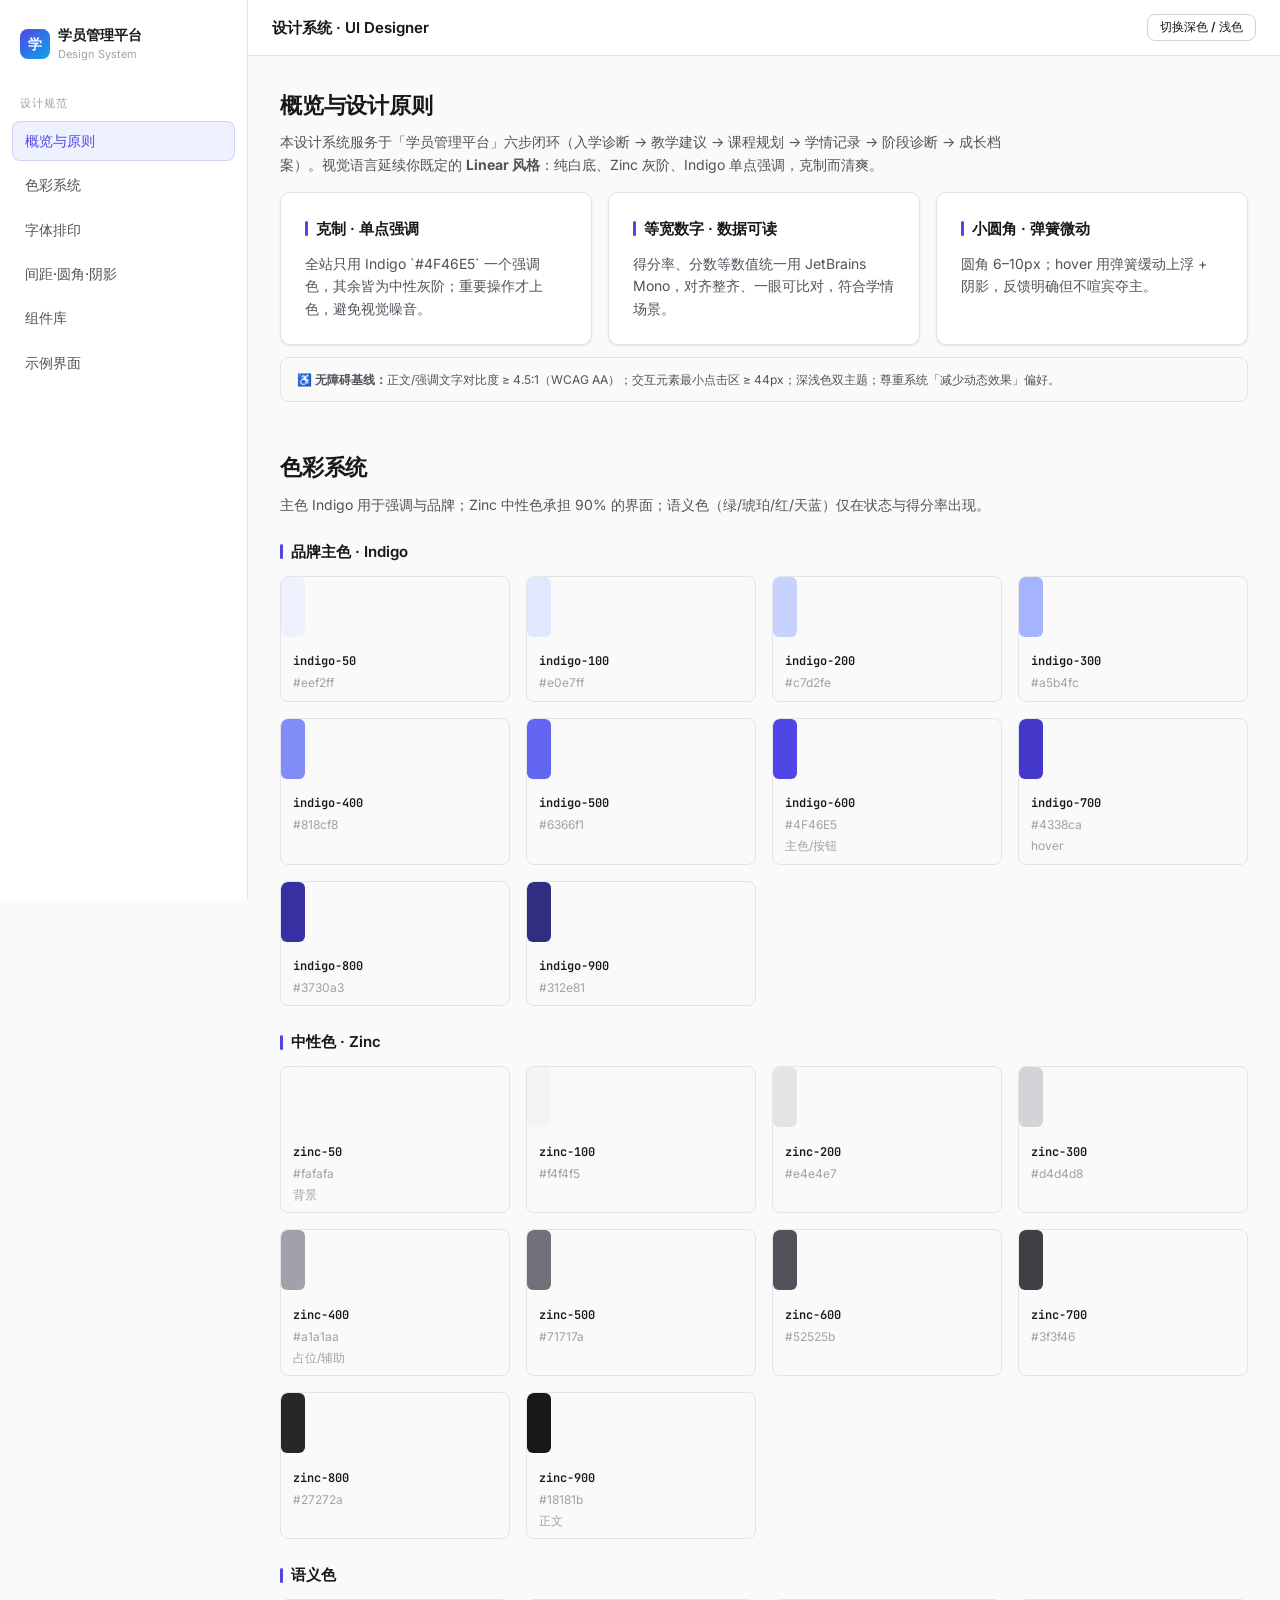
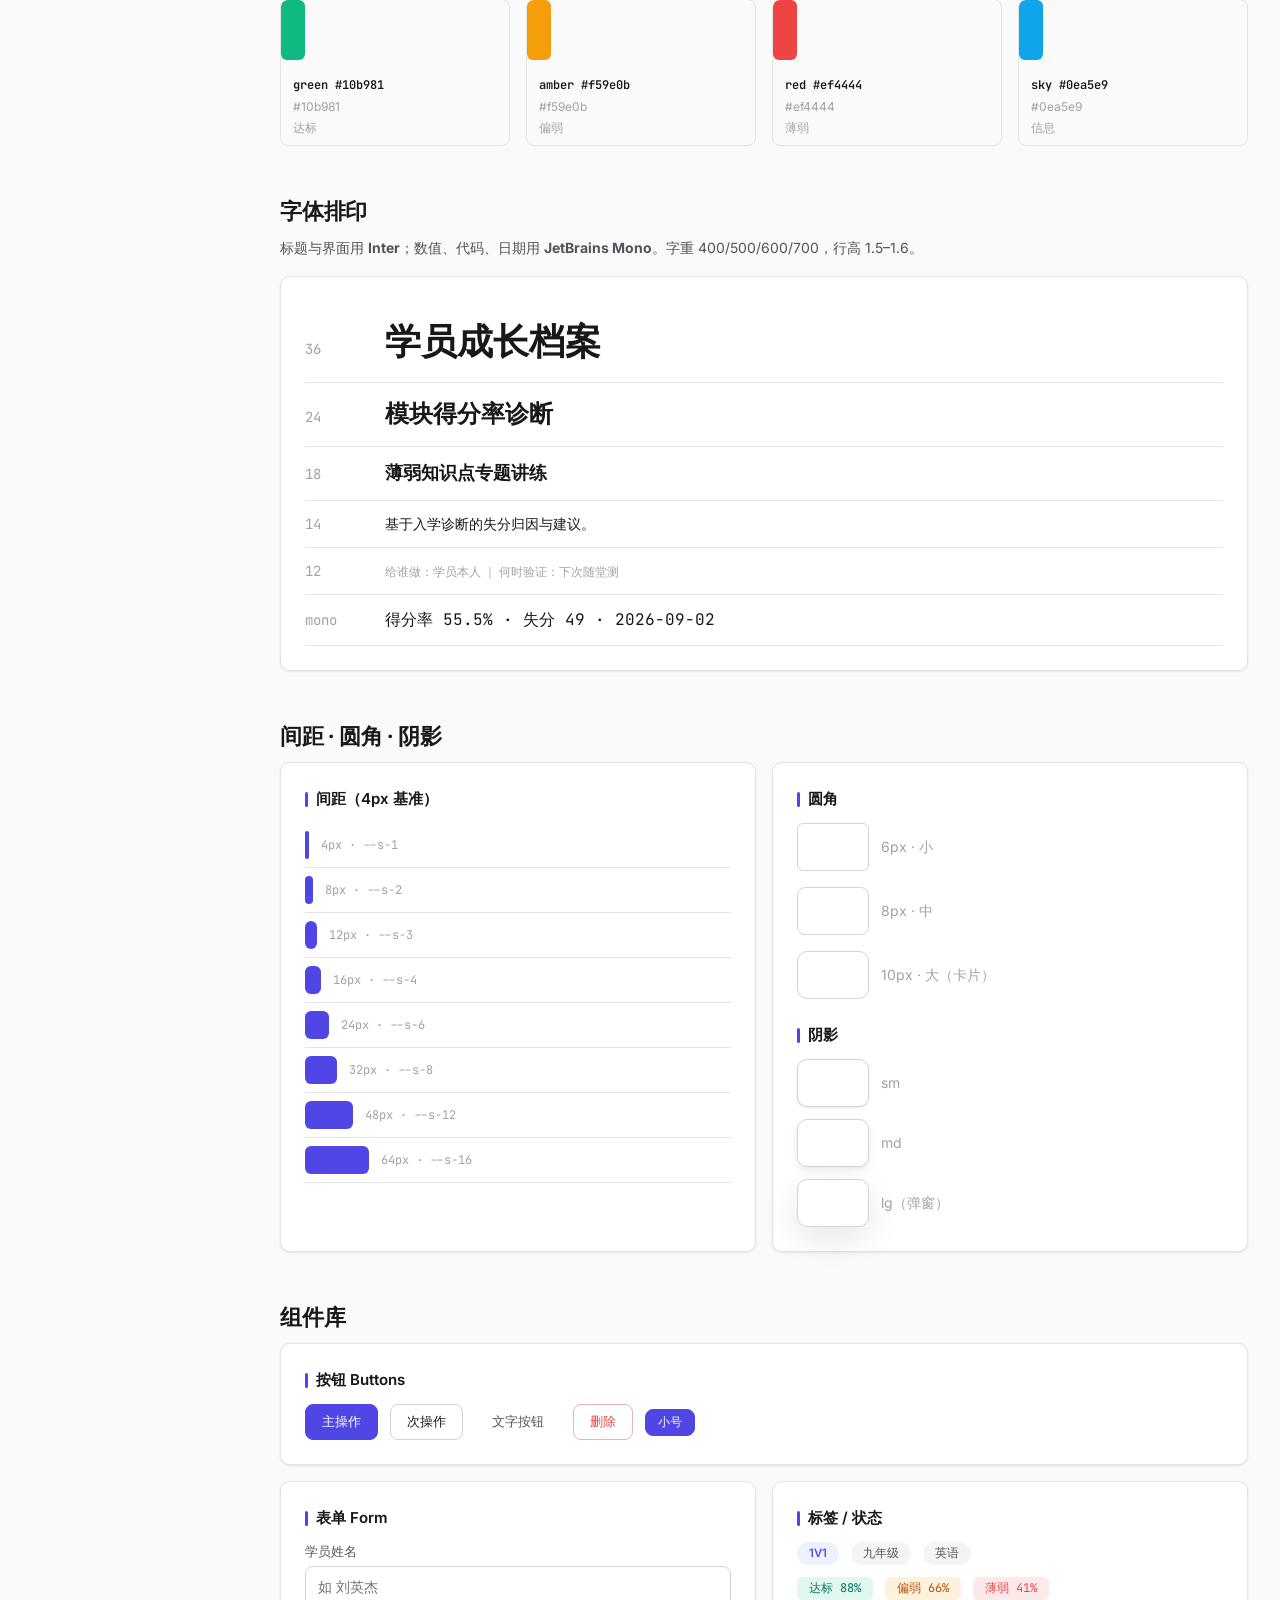
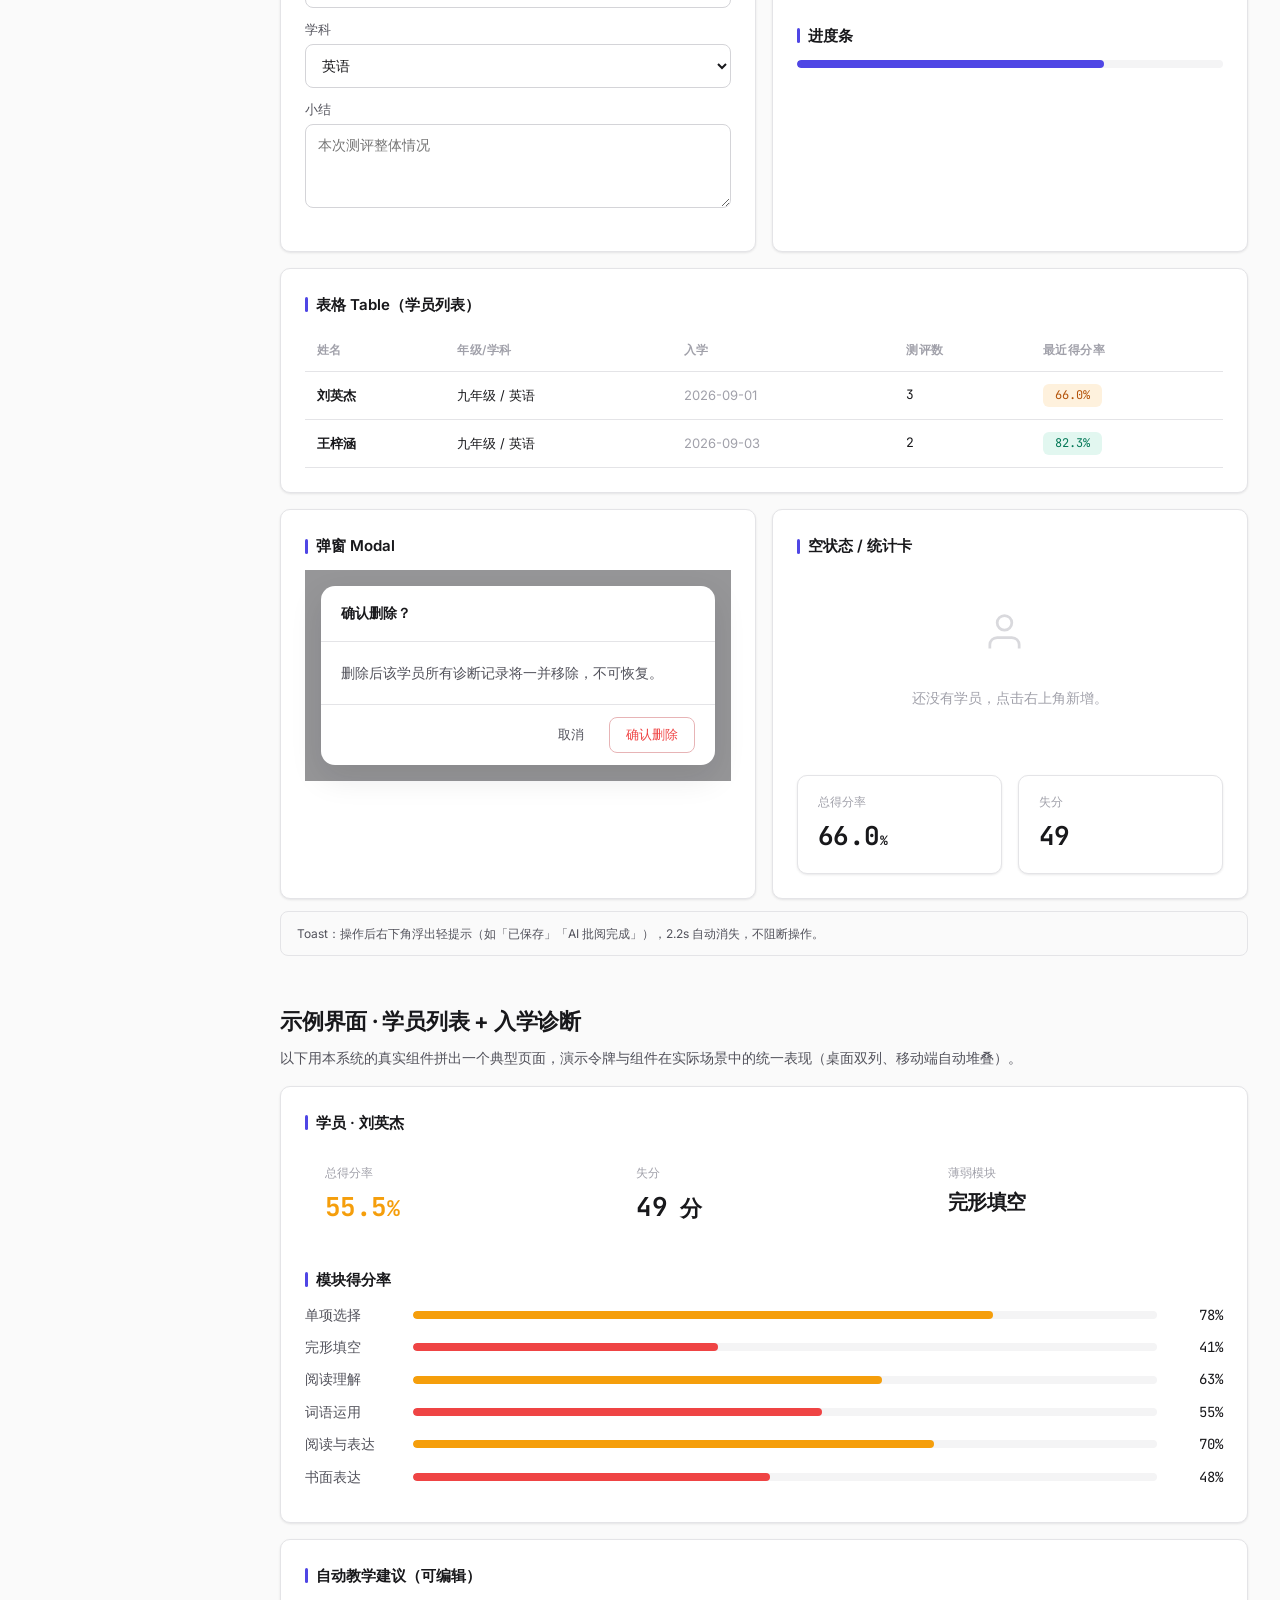
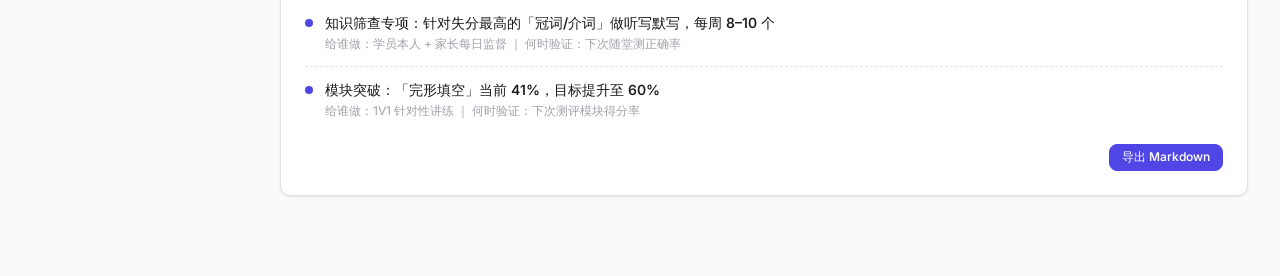
<file: design-system.html>
<!DOCTYPE html>
<html lang="zh-CN">
<head>
<meta charset="UTF-8" />
<meta name="viewport" content="width=device-width, initial-scale=1.0" />
<title>学员管理平台 · 设计系统</title>
<link rel="preconnect" href="https://fonts.googleapis.com" />
<link href="https://fonts.googleapis.com/css2?family=Inter:wght@400;500;600;700&family=JetBrains+Mono:wght@400;500;600&display=swap" rel="stylesheet" />
<style>
  :root {
    /* ===== 品牌主色 Indigo ===== */
    --indigo-50:#eef2ff; --indigo-100:#e0e7ff; --indigo-200:#c7d2fe; --indigo-300:#a5b4fc;
    --indigo-400:#818cf8; --indigo-500:#6366f1; --indigo-600:#4F46E5; --indigo-700:#4338ca;
    --indigo-800:#3730a3; --indigo-900:#312e81;
    /* ===== 中性 Zinc ===== */
    --zinc-50:#fafafa; --zinc-100:#f4f4f5; --zinc-200:#e4e4e7; --zinc-300:#d4d4d8;
    --zinc-400:#a1a1aa; --zinc-500:#71717a; --zinc-600:#52525b; --zinc-700:#3f3f46;
    --zinc-800:#27272a; --zinc-900:#18181b; --zinc-950:#09090b;
    /* ===== 语义色 ===== */
    --green:#10b981; --amber:#f59e0b; --red:#ef4444; --sky:#0ea5e9;
    /* ===== 主题变量（浅色） ===== */
    --bg:#ffffff; --bg-subtle:#fafafa; --bg-muted:#f4f4f5;
    --border:#e4e4e7; --border-strong:#d4d4d8;
    --text:#18181b; --text-subtle:#52525b; --text-muted:#a1a1aa;
    --indigo:#4F46E5; --indigo-hover:#4338ca; --indigo-soft:#eef2ff;
    --shadow-sm:0 1px 2px rgba(24,24,27,.04),0 1px 3px rgba(24,24,27,.06);
    --shadow-md:0 4px 12px rgba(24,24,27,.06),0 2px 4px rgba(24,24,27,.04);
    --shadow-lg:0 12px 32px rgba(24,24,27,.10);
    /* ===== 排版 ===== */
    --font-sans:'Inter',-apple-system,BlinkMacSystemFont,'Segoe UI','PingFang SC','Microsoft YaHei',sans-serif;
    --font-mono:'JetBrains Mono',ui-monospace,SFMono-Regular,Menlo,monospace;
    /* ===== 间距（4px 基准） ===== */
    --s-1:4px; --s-2:8px; --s-3:12px; --s-4:16px; --s-5:20px; --s-6:24px; --s-8:32px; --s-10:40px; --s-12:48px; --s-16:64px;
    /* ===== 圆角 ===== */
    --r-sm:6px; --r-md:8px; --r-lg:10px; --r-pill:999px;
    /* ===== 动效 ===== */
    --ease-spring:cubic-bezier(.34,1.56,.64,1);
    --t-fast:150ms ease; --t-norm:220ms ease;
  }
  [data-theme="dark"] {
    --bg:#18181b; --bg-subtle:#1c1c1f; --bg-muted:#27272a;
    --border:#2e2e33; --border-strong:#3f3f46;
    --text:#fafafa; --text-subtle:#a1a1aa; --text-muted:#71717a;
    --indigo:#818cf8; --indigo-hover:#a5b4fc; --indigo-soft:#1e1b4b;
    --shadow-sm:0 1px 2px rgba(0,0,0,.3); --shadow-md:0 4px 12px rgba(0,0,0,.35); --shadow-lg:0 12px 32px rgba(0,0,0,.45);
  }
  * { box-sizing:border-box; }
  html,body { margin:0; padding:0; }
  body { font-family:var(--font-sans); background:var(--bg-subtle); color:var(--text); font-size:14px; line-height:1.6; -webkit-font-smoothing:antialiased; }

  /* ===== 布局 ===== */
  .app { display:grid; grid-template-columns:248px 1fr; min-height:100vh; }
  .side { background:var(--bg); border-right:1px solid var(--border); padding:var(--s-5) var(--s-3); position:sticky; top:0; height:100vh; overflow-y:auto; display:flex; flex-direction:column; gap:var(--s-1); }
  .brand { display:flex; align-items:center; gap:var(--s-2); padding:var(--s-1) var(--s-2) var(--s-4); }
  .brand .mk { width:30px; height:30px; border-radius:var(--r-md); background:linear-gradient(135deg,var(--indigo-600),var(--sky)); display:grid; place-items:center; color:#fff; font-weight:700; }
  .navlabel { font-size:10.5px; text-transform:uppercase; letter-spacing:.08em; color:var(--text-muted); padding:var(--s-3) var(--s-2) var(--s-1); }
  .navitem { display:flex; align-items:center; gap:var(--s-2); padding:var(--s-2) var(--s-3); border-radius:var(--r-md); color:var(--text-subtle); font-weight:500; cursor:pointer; border:1px solid transparent; transition:all var(--t-fast); }
  .navitem:hover { background:var(--bg-muted); color:var(--text); }
  .navitem.active { background:var(--indigo-soft); color:var(--indigo); border-color:color-mix(in srgb,var(--indigo) 18%,transparent); }
  .main { display:flex; flex-direction:column; min-width:0; }
  .topbar { height:56px; background:color-mix(in srgb,var(--bg) 88%,transparent); backdrop-filter:blur(8px); border-bottom:1px solid var(--border); display:flex; align-items:center; justify-content:space-between; padding:0 var(--s-6); position:sticky; top:0; z-index:20; }
  .topbar h1 { font-size:15px; font-weight:620; margin:0; }
  .content { padding:var(--s-8); max-width:1120px; width:100%; margin:0 auto; }
  section { scroll-margin-top:72px; margin-bottom:var(--s-12); }
  .h2 { font-size:22px; font-weight:680; letter-spacing:-.01em; margin:0 0 var(--s-2); }
  .h3 { font-size:15px; font-weight:620; margin:var(--s-6) 0 var(--s-3); display:flex; align-items:center; gap:var(--s-2); }
  .h3::before { content:''; width:3px; height:15px; background:var(--indigo); border-radius:2px; }
  .lede { color:var(--text-subtle); max-width:760px; margin:0 0 var(--s-4); }
  .card { background:var(--bg); border:1px solid var(--border); border-radius:var(--r-lg); box-shadow:var(--shadow-sm); padding:var(--s-6); }
  .grid2 { display:grid; grid-template-columns:repeat(2,minmax(0,1fr)); gap:var(--s-4); }
  .grid3 { display:grid; grid-template-columns:repeat(3,minmax(0,1fr)); gap:var(--s-4); }
  .grid4 { display:grid; grid-template-columns:repeat(4,minmax(0,1fr)); gap:var(--s-4); }
  .muted { color:var(--text-muted); }
  .sub { color:var(--text-subtle); }

  /* ===== 色彩 swatch ===== */
  .sw { border:1px solid var(--border); border-radius:var(--r-md); overflow:hidden; }
  .sw .chip { height:60px; }
  .sw .meta { padding:var(--s-2) var(--s-3); font-size:12px; }
  .sw .meta b { font-family:var(--font-mono); font-weight:600; }
  .sw .meta .u { color:var(--text-muted); display:block; margin-top:2px; }

  /* ===== 字体 ===== */
  .type-row { display:flex; align-items:baseline; gap:var(--s-4); padding:var(--s-3) 0; border-bottom:1px solid var(--border); }
  .type-row .sz { font-family:var(--font-mono); color:var(--text-muted); width:64px; flex:none; }
  .type-row .ex { flex:1; }

  /* ===== 间距 / 圆角 / 阴影 ===== */
  .sp-box { width:100%; height:28px; background:var(--indigo-600); border-radius:var(--r-sm); }
  .rk { border:1px solid var(--border-strong); border-radius:var(--r-lg); background:var(--bg); }

  /* ===== 组件 ===== */
  .btn { display:inline-flex; align-items:center; gap:var(--s-2); font-family:inherit; font-size:13px; font-weight:550; padding:var(--s-2) var(--s-4); border-radius:var(--r-md); border:1px solid var(--border-strong); background:var(--bg); color:var(--text); cursor:pointer; transition:all var(--t-fast); }
  .btn:hover { border-color:var(--text-muted); box-shadow:var(--shadow-sm); }
  .btn-primary { background:var(--indigo-600); border-color:var(--indigo-600); color:#fff; }
  .btn-primary:hover { background:var(--indigo-hover); border-color:var(--indigo-hover); transform:translateY(-1px); box-shadow:var(--shadow-md); }
  .btn-ghost { border-color:transparent; background:transparent; color:var(--text-subtle); }
  .btn-ghost:hover { background:var(--bg-muted); }
  .btn-sm { padding:var(--s-1) var(--s-3); font-size:12px; }
  .btn-danger { color:var(--red); border-color:color-mix(in srgb,var(--red) 30%,var(--border)); }
  .btn-danger:hover { background:color-mix(in srgb,var(--red) 8%,var(--bg)); }
  .input,select,textarea { width:100%; font-family:inherit; font-size:13.5px; color:var(--text); background:var(--bg); border:1px solid var(--border-strong); border-radius:var(--r-md); padding:var(--s-3); transition:border-color var(--t-fast),box-shadow var(--t-fast); }
  .input:focus,select:focus,textarea:focus { outline:none; border-color:var(--indigo); box-shadow:0 0 0 3px var(--indigo-soft); }
  textarea { resize:vertical; min-height:84px; }
  .field { margin-bottom:var(--s-3); }
  .field > span { display:block; font-size:12.5px; color:var(--text-subtle); margin-bottom:var(--s-1); font-weight:500; }
  .tag { display:inline-flex; align-items:center; gap:var(--s-1); font-size:11.5px; font-weight:550; padding:2px var(--s-3); border-radius:var(--r-pill); background:var(--bg-muted); color:var(--text-subtle); }
  .tag-indigo { background:var(--indigo-soft); color:var(--indigo); }
  .chip { display:inline-block; padding:2px var(--s-3); border-radius:var(--r-sm); font-size:12px; font-family:var(--font-mono); }
  .chip-green{background:color-mix(in srgb,var(--green) 12%,var(--bg));color:#047857;}
  .chip-amber{background:color-mix(in srgb,var(--amber) 14%,var(--bg));color:#b45309;}
  .chip-red{background:color-mix(in srgb,var(--red) 12%,var(--bg));color:var(--red);}
  table.tbl { width:100%; border-collapse:collapse; font-size:13px; }
  table.tbl th,table.tbl td { text-align:left; padding:var(--s-3); border-bottom:1px solid var(--border); }
  table.tbl th { font-size:11.5px; text-transform:uppercase; letter-spacing:.04em; color:var(--text-muted); font-weight:600; }
  table.tbl tbody tr:hover { background:var(--bg-subtle); }
  .num { text-align:right; font-family:var(--font-mono); }
  .bar { height:8px; border-radius:var(--r-pill); background:var(--bg-muted); overflow:hidden; }
  .bar > i { display:block; height:100%; background:var(--indigo-600); border-radius:var(--r-pill); }
  .modal-back { position:fixed; inset:0; background:rgba(24,24,27,.45); display:grid; place-items:center; z-index:100; padding:var(--s-4); }
  .modal { background:var(--bg); border-radius:14px; box-shadow:var(--shadow-lg); width:100%; max-width:480px; overflow:hidden; }
  .modal .mh { padding:var(--s-4) var(--s-5); border-bottom:1px solid var(--border); font-weight:620; }
  .modal .mb { padding:var(--s-5); }
  .modal .mf { padding:var(--s-3) var(--s-5); border-top:1px solid var(--border); display:flex; justify-content:flex-end; gap:var(--s-2); }
  .toast { position:fixed; bottom:24px; left:50%; transform:translateX(-50%); background:var(--text); color:var(--bg); padding:var(--s-3) var(--s-4); border-radius:var(--r-md); font-size:13px; box-shadow:var(--shadow-lg); z-index:200; }
  .empty { text-align:center; padding:var(--s-10) var(--s-4); color:var(--text-muted); }
  .empty .ic { width:44px; height:44px; opacity:.4; margin:0 auto var(--s-3); }
  .stat { padding:var(--s-4) var(--s-5); }
  .stat .l { font-size:12px; color:var(--text-muted); }
  .stat .v { font-size:26px; font-weight:680; font-family:var(--font-mono); letter-spacing:-.02em; margin-top:var(--s-1); }
  .demo-row { display:flex; gap:var(--s-3); flex-wrap:wrap; align-items:center; }
  .callout { font-size:12px; color:var(--text-subtle); background:var(--bg-subtle); border:1px solid var(--border); border-radius:var(--r-md); padding:var(--s-3) var(--s-4); margin-top:var(--s-3); }

  @media (max-width:900px){
    .app { grid-template-columns:1fr; }
    .side { display:none; }
    .topnav { display:flex; gap:var(--s-1); overflow-x:auto; padding:0 var(--s-4); border-bottom:1px solid var(--border); background:var(--bg); position:sticky; top:56px; z-index:19; }
    .topnav .navitem { white-space:nowrap; border-radius:0; border-bottom:2px solid transparent; }
    .topnav .navitem.active { border-bottom-color:var(--indigo); }
    .content { padding:var(--s-5); }
    .grid2,.grid3,.grid4 { grid-template-columns:1fr; }
  }
  .topnav { display:none; }
  @media (max-width:900px){ .topnav { display:flex; } }
</style>
</head>
<body>
<div class="app">
  <aside class="side">
    <div class="brand"><div class="mk">学</div><div><div style="font-weight:650">学员管理平台</div><div class="muted" style="font-size:11px">Design System</div></div></div>
    <div class="navlabel">设计规范</div>
    <div class="navitem active" data-s="overview">概览与原则</div>
    <div class="navitem" data-s="color">色彩系统</div>
    <div class="navitem" data-s="type">字体排印</div>
    <div class="navitem" data-s="space">间距·圆角·阴影</div>
    <div class="navitem" data-s="comp">组件库</div>
    <div class="navitem" data-s="screen">示例界面</div>
  </aside>

  <div class="main">
    <header class="topbar">
      <h1>设计系统 · UI Designer</h1>
      <button class="btn btn-sm" id="theme">切换深色 / 浅色</button>
    </header>
    <nav class="topnav" id="topnav">
      <div class="navitem active" data-s="overview">概览</div>
      <div class="navitem" data-s="color">色彩</div>
      <div class="navitem" data-s="type">字体</div>
      <div class="navitem" data-s="space">间距</div>
      <div class="navitem" data-s="comp">组件</div>
      <div class="navitem" data-s="screen">示例</div>
    </nav>

    <div class="content">
      <!-- 概览 -->
      <section id="overview">
        <h2 class="h2">概览与设计原则</h2>
        <p class="lede">本设计系统服务于「学员管理平台」六步闭环（入学诊断 → 教学建议 → 课程规划 → 学情记录 → 阶段诊断 → 成长档案）。视觉语言延续你既定的 <b>Linear 风格</b>：纯白底、Zinc 灰阶、Indigo 单点强调，克制而清爽。</p>
        <div class="grid3">
          <div class="card"><div class="h3" style="margin-top:0">克制 · 单点强调</div><p class="sub" style="margin:0">全站只用 Indigo `#4F46E5` 一个强调色，其余皆为中性灰阶；重要操作才上色，避免视觉噪音。</p></div>
          <div class="card"><div class="h3" style="margin-top:0">等宽数字 · 数据可读</div><p class="sub" style="margin:0">得分率、分数等数值统一用 JetBrains Mono，对齐整齐、一眼可比对，符合学情场景。</p></div>
          <div class="card"><div class="h3" style="margin-top:0">小圆角 · 弹簧微动</div><p class="sub" style="margin:0">圆角 6–10px；hover 用弹簧缓动上浮 + 阴影，反馈明确但不喧宾夺主。</p></div>
        </div>
        <div class="callout">♿ <b>无障碍基线：</b>正文/强调文字对比度 ≥ 4.5:1（WCAG AA）；交互元素最小点击区 ≥ 44px；深浅色双主题；尊重系统「减少动态效果」偏好。</div>
      </section>

      <!-- 色彩 -->
      <section id="color">
        <h2 class="h2">色彩系统</h2>
        <p class="lede">主色 Indigo 用于强调与品牌；Zinc 中性色承担 90% 的界面；语义色（绿/琥珀/红/天蓝）仅在状态与得分率出现。</p>
        <div class="h3">品牌主色 · Indigo</div>
        <div class="grid4" id="indigoSwatches"></div>
        <div class="h3">中性色 · Zinc</div>
        <div class="grid4" id="zincSwatches"></div>
        <div class="h3">语义色</div>
        <div class="grid4" id="semSwatches"></div>
      </section>

      <!-- 字体 -->
      <section id="type">
        <h2 class="h2">字体排印</h2>
        <p class="lede">标题与界面用 <b>Inter</b>；数值、代码、日期用 <b>JetBrains Mono</b>。字重 400/500/600/700，行高 1.5–1.6。</p>
        <div class="card">
          <div class="type-row"><span class="sz">36</span><span class="ex" style="font-size:36px;font-weight:700">学员成长档案</span></div>
          <div class="type-row"><span class="sz">24</span><span class="ex" style="font-size:24px;font-weight:680">模块得分率诊断</span></div>
          <div class="type-row"><span class="sz">18</span><span class="ex" style="font-size:18px;font-weight:600">薄弱知识点专题讲练</span></div>
          <div class="type-row"><span class="sz">14</span><span class="ex" style="font-size:14px">基于入学诊断的失分归因与建议。</span></div>
          <div class="type-row"><span class="sz">12</span><span class="ex" style="font-size:12px;color:var(--text-muted)">给谁做：学员本人 ｜ 何时验证：下次随堂测</span></div>
          <div class="type-row"><span class="sz">mono</span><span class="ex" style="font-family:var(--font-mono);font-size:16px">得分率 55.5% · 失分 49 · 2026-09-02</span></div>
        </div>
      </section>

      <!-- 间距 -->
      <section id="space">
        <h2 class="h2">间距 · 圆角 · 阴影</h2>
        <div class="grid2">
          <div class="card">
            <div class="h3" style="margin-top:0">间距（4px 基准）</div>
            <div id="spaceList"></div>
          </div>
          <div class="card">
            <div class="h3" style="margin-top:0">圆角</div>
            <div class="demo-row" style="margin-bottom:var(--s-4)"><div class="rk" style="width:72px;height:48px;border-radius:var(--r-sm)"></div><span class="muted">6px · 小</span></div>
            <div class="demo-row" style="margin-bottom:var(--s-4)"><div class="rk" style="width:72px;height:48px;border-radius:var(--r-md)"></div><span class="muted">8px · 中</span></div>
            <div class="demo-row"><div class="rk" style="width:72px;height:48px;border-radius:var(--r-lg)"></div><span class="muted">10px · 大（卡片）</span></div>
            <div class="h3">阴影</div>
            <div class="demo-row" style="margin-bottom:var(--s-3)"><div class="rk" style="width:72px;height:48px;box-shadow:var(--shadow-sm)"></div><span class="muted">sm</span></div>
            <div class="demo-row" style="margin-bottom:var(--s-3)"><div class="rk" style="width:72px;height:48px;box-shadow:var(--shadow-md)"></div><span class="muted">md</span></div>
            <div class="demo-row"><div class="rk" style="width:72px;height:48px;box-shadow:var(--shadow-lg)"></div><span class="muted">lg（弹窗）</span></div>
          </div>
        </div>
      </section>

      <!-- 组件 -->
      <section id="comp">
        <h2 class="h2">组件库</h2>
        <div class="card" style="margin-bottom:var(--s-4)">
          <div class="h3" style="margin-top:0">按钮 Buttons</div>
          <div class="demo-row"><button class="btn btn-primary">主操作</button><button class="btn">次操作</button><button class="btn btn-ghost">文字按钮</button><button class="btn btn-danger">删除</button><button class="btn btn-primary btn-sm">小号</button></div>
        </div>
        <div class="grid2">
          <div class="card">
            <div class="h3" style="margin-top:0">表单 Form</div>
            <div class="field"><span>学员姓名</span><input class="input" placeholder="如 刘英杰" /></div>
            <div class="field"><span>学科</span><select class="input"><option>英语</option><option>数学</option></select></div>
            <div class="field"><span>小结</span><textarea placeholder="本次测评整体情况"></textarea></div>
          </div>
          <div class="card">
            <div class="h3" style="margin-top:0">标签 / 状态</div>
            <div class="demo-row" style="margin-bottom:var(--s-3)"><span class="tag tag-indigo">1V1</span><span class="tag">九年级</span><span class="tag">英语</span></div>
            <div class="demo-row" style="margin-bottom:var(--s-3)"><span class="chip chip-green">达标 88%</span><span class="chip chip-amber">偏弱 66%</span><span class="chip chip-red">薄弱 41%</span></div>
            <div class="h3">进度条</div>
            <div class="bar"><i style="width:72%"></i></div>
          </div>
        </div>
        <div class="card" style="margin-top:var(--s-4)">
          <div class="h3" style="margin-top:0">表格 Table（学员列表）</div>
          <table class="tbl"><thead><tr><th>姓名</th><th>年级/学科</th><th>入学</th><th class="num">测评数</th><th class="num">最近得分率</th></tr></thead>
          <tbody>
            <tr><td><b>刘英杰</b></td><td>九年级 / 英语</td><td class="muted">2026-09-01</td><td class="num">3</td><td class="num"><span class="chip chip-amber">66.0%</span></td></tr>
            <tr><td><b>王梓涵</b></td><td>九年级 / 英语</td><td class="muted">2026-09-03</td><td class="num">2</td><td class="num"><span class="chip chip-green">82.3%</span></td></tr>
          </tbody></table>
        </div>
        <div class="grid2" style="margin-top:var(--s-4)">
          <div class="card">
            <div class="h3" style="margin-top:0">弹窗 Modal</div>
            <div class="modal-back" style="position:static"><div class="modal"><div class="mh">确认删除？</div><div class="mb sub">删除后该学员所有诊断记录将一并移除，不可恢复。</div><div class="mf"><button class="btn btn-ghost">取消</button><button class="btn btn-danger">确认删除</button></div></div></div>
          </div>
          <div class="card">
            <div class="h3" style="margin-top:0">空状态 / 统计卡</div>
            <div class="empty"><svg class="ic" viewBox="0 0 24 24" fill="none" stroke="currentColor" stroke-width="1.5"><path d="M17 21v-2a4 4 0 0 0-4-4H5a4 4 0 0 0-4 4v2"/><circle cx="9" cy="7" r="4"/></svg><p>还没有学员，点击右上角新增。</p></div>
            <div class="grid2" style="margin-top:var(--s-3)"><div class="stat card"><div class="l">总得分率</div><div class="v">66.0<small style="font-size:13px">%</small></div></div><div class="stat card"><div class="l">失分</div><div class="v">49</div></div></div>
          </div>
        </div>
        <div class="callout">Toast：操作后右下角浮出轻提示（如「已保存」「AI 批阅完成」），2.2s 自动消失，不阻断操作。</div>
      </section>

      <!-- 示例界面 -->
      <section id="screen">
        <h2 class="h2">示例界面 · 学员列表 + 入学诊断</h2>
        <p class="lede">以下用本系统的真实组件拼出一个典型页面，演示令牌与组件在实际场景中的统一表现（桌面双列、移动端自动堆叠）。</p>
        <div class="card">
          <div class="h3" style="margin-top:0">学员 · 刘英杰</div>
          <div class="grid3" style="margin-bottom:var(--s-4)">
            <div class="stat"><div class="l">总得分率</div><div class="v" style="color:var(--amber)">55.5<small>%</small></div></div>
            <div class="stat"><div class="l">失分</div><div class="v">49<small> 分</small></div></div>
            <div class="stat"><div class="l">薄弱模块</div><div class="v" style="font-size:20px">完形填空</div></div>
          </div>
          <div class="h3">模块得分率</div>
          <div id="modBars"></div>
        </div>
        <div class="card" style="margin-top:var(--s-4)">
          <div class="h3" style="margin-top:0">自动教学建议（可编辑）</div>
          <div style="display:flex;gap:var(--s-3);padding:var(--s-3) 0;border-bottom:1px dashed var(--border)"><div style="width:8px;height:8px;border-radius:50%;background:var(--indigo);margin-top:7px;flex:none"></div><div><div style="font-weight:550">知识筛查专项：针对失分最高的「冠词/介词」做听写默写，每周 8–10 个</div><div class="muted" style="font-size:12px">给谁做：学员本人 + 家长每日监督 ｜ 何时验证：下次随堂测正确率</div></div></div>
          <div style="display:flex;gap:var(--s-3);padding:var(--s-3) 0"><div style="width:8px;height:8px;border-radius:50%;background:var(--indigo);margin-top:7px;flex:none"></div><div><div style="font-weight:550">模块突破：「完形填空」当前 41%，目标提升至 60%</div><div class="muted" style="font-size:12px">给谁做：1V1 针对性讲练 ｜ 何时验证：下次测评模块得分率</div></div></div>
          <div class="demo-row" style="justify-content:flex-end;margin-top:var(--s-3)"><button class="btn btn-primary btn-sm">导出 Markdown</button></div>
        </div>
      </section>
    </div>
  </div>
</div>

<script>
  // 主题：读取/写入 localStorage，与线上 app 一致
  document.documentElement.setAttribute("data-theme", localStorage.getItem("sp_theme") || "light");
  document.getElementById("theme").onclick = () => {
    const n = document.documentElement.getAttribute("data-theme") === "dark" ? "light" : "dark";
    document.documentElement.setAttribute("data-theme", n); localStorage.setItem("sp_theme", n);
  };

  // 导航高亮 + 锚点滚动
  function setActive(s){ document.querySelectorAll(".navitem").forEach(n=>n.classList.toggle("active", n.dataset.s===s)); }
  document.querySelectorAll(".navitem").forEach(n=>n.onclick=()=>{ const s=n.dataset.s; setActive(s); document.getElementById(s).scrollIntoView({behavior:"smooth"}); });
  const ids=["overview","color","type","space","comp","screen"];
  window.addEventListener("scroll",()=>{ let cur=ids[0]; ids.forEach(i=>{ if(document.getElementById(i).getBoundingClientRect().top<120) cur=i; }); setActive(cur); }, {passive:true});

  // 生成色板
  function sw(name, hex, usage){ return `<div class="sw"><div class="chip" style="background:${hex}"></div><div class="meta"><b>${name}</b><span class="u">${hex}</span>${usage?`<span class="u">${usage}</span>`:""}</div></div>`; }
  const indigo={50:"#eef2ff",100:"#e0e7ff",200:"#c7d2fe",300:"#a5b4fc",400:"#818cf8",500:"#6366f1",600:"#4F46E5",700:"#4338ca",800:"#3730a3",900:"#312e81"};
  document.getElementById("indigoSwatches").innerHTML = Object.entries(indigo).map(([k,v])=>sw("indigo-"+k, v, k==="600"?"主色/按钮":(k==="700"?"hover":""))).join("");
  const zinc={50:"#fafafa",100:"#f4f4f5",200:"#e4e4e7",300:"#d4d4d8",400:"#a1a1aa",500:"#71717a",600:"#52525b",700:"#3f3f46",800:"#27272a",900:"#18181b"};
  document.getElementById("zincSwatches").innerHTML = Object.entries(zinc).map(([k,v])=>sw("zinc-"+k, v, (k==="50"?"背景":(k==="900"?"正文":(k==="400"?"占位/辅助":""))))).join("");
  document.getElementById("semSwatches").innerHTML = [sw("green #10b981","#10b981","达标"),sw("amber #f59e0b","#f59e0b","偏弱"),sw("red #ef4444","#ef4444","薄弱"),sw("sky #0ea5e9","#0ea5e9","信息")].join("");

  // 间距列表
  const sp={4:"--s-1",8:"--s-2",12:"--s-3",16:"--s-4",24:"--s-6",32:"--s-8",48:"--s-12",64:"--s-16"};
  document.getElementById("spaceList").innerHTML = Object.entries(sp).map(([px,v])=>`<div style="display:flex;align-items:center;gap:12px;padding:8px 0;border-bottom:1px solid var(--border)"><div class="sp-box" style="width:${px}px"></div><span class="muted" style="font-family:var(--font-mono);font-size:12px">${px}px · ${v}</span></div>`).join("");

  // 模块得分率示例条
  const mods=[["单项选择",78],["完形填空",41],["阅读理解",63],["词语运用",55],["阅读与表达",70],["书面表达",48]];
  document.getElementById("modBars").innerHTML = mods.map(([m,r])=>`<div style="display:flex;align-items:center;gap:12px;margin:10px 0"><div style="width:96px;flex:none" class="sub">${m}</div><div class="bar" style="flex:1"><i style="width:${r}%;background:${r>=80?'var(--green)':r>=60?'var(--amber)':'var(--red)'}"></i></div><div class="num" style="width:54px;flex:none">${r}%</div></div>`).join("");
</script>
</body>
</html>
</file>
